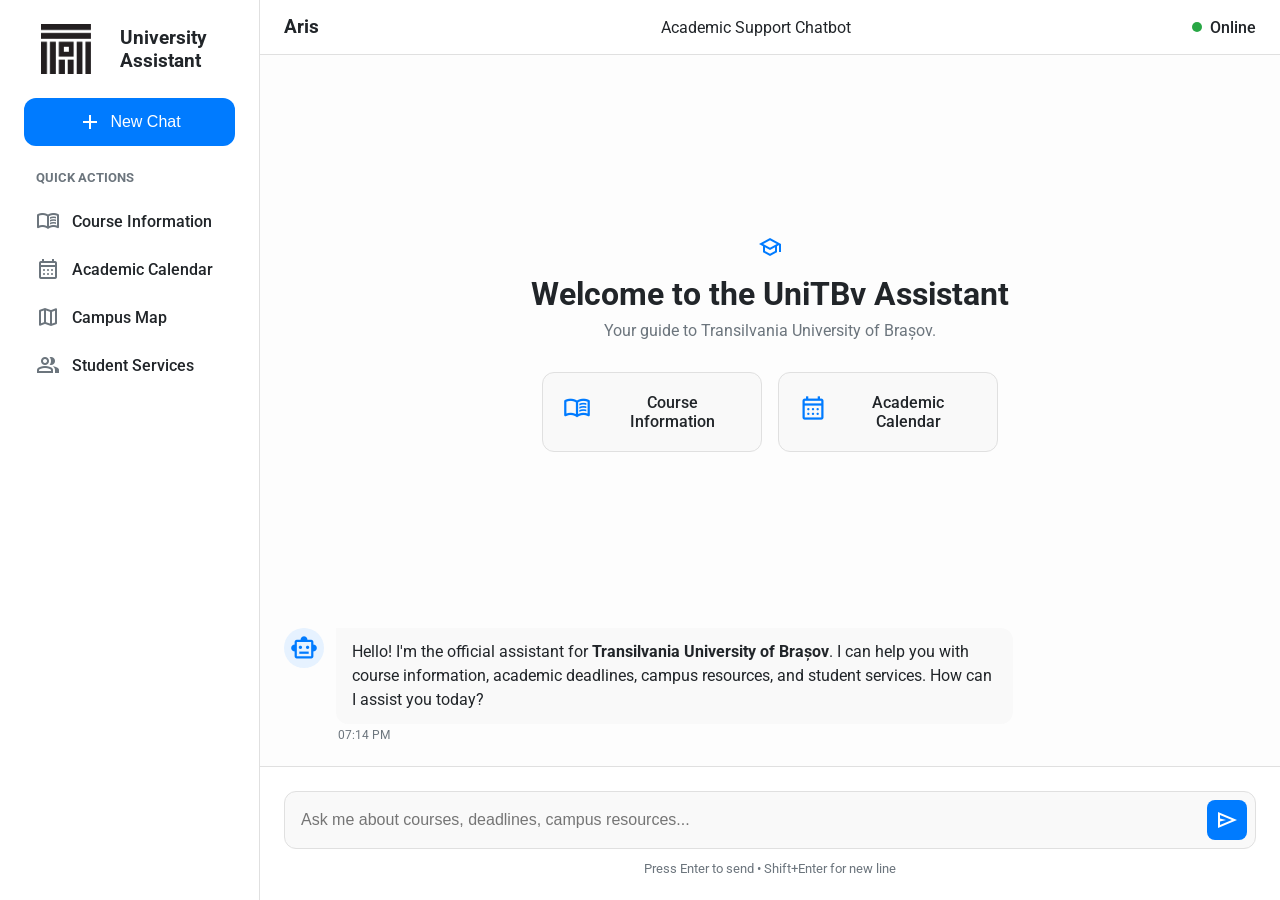
<file: templates/index.html>
<!DOCTYPE html>
<html lang="ro">
<head>
    <meta charset="UTF-8">
    <meta name="viewport" content="width=device-width, initial-scale=1.0">
    <title>UniTBv Assistant</title>
    <link rel="icon" href="/static/assets/logo/favicon.ico" type="image/x-icon">
    <link rel="stylesheet" href="/static/style.css">
    <link href="https://fonts.googleapis.com/css2?family=Roboto:wght@400;500;700&display=swap" rel="stylesheet">
    <link href="https://fonts.googleapis.com/css2?family=Material+Symbols+Outlined" rel="stylesheet" />
</head>
<body>

    <aside class="sidebar">
        <div class="sidebar-header">
            <img src="/static/assets/logo/logounitbv.svg" alt="UniTBv Logo" class="logo-image">
            <h2>University Assistant</h2>
        </div>
        <button class="new-chat-btn" id="new-chat">
            <span class="material-symbols-outlined">add</span>
            New Chat
        </button>
        <div class="quick-actions">
            <p>Quick Actions</p>
            <a href="#" class="action-link" data-message="Course Information">
                <span class="material-symbols-outlined">menu_book</span>
                Course Information
            </a>
            <a href="#" class="action-link" data-message="Academic Calendar">
                <span class="material-symbols-outlined">calendar_month</span>
                Academic Calendar
            </a>
            <a href="#" class="action-link" data-message="Campus Map">
                <span class="material-symbols-outlined">map</span>
                Campus Map
            </a>
            <a href="#" class="action-link" data-message="Student Services">
                <span class="material-symbols-outlined">group</span>
                Student Services
            </a>
        </div>
    </aside>

    <main class="chat-container">
        <header class="chat-header">
            <h3>Aris</h3>
            <p>Academic Support Chatbot</p>
            <div class="status">
                <span class="status-dot"></span>
                Online
            </div>
        </header>

        <div class="chat-messages" id="chat-messages">

            <div class="welcome-screen" id="welcome-screen">
                <span class="material-symbols-outlined welcome-icon">school</span>
                <h1>Welcome to the UniTBv Assistant</h1>
                <p>Your guide to Transilvania University of Brașov.</p>
                <div class="welcome-cards">
                    <div class="welcome-card action-link" data-message="Find courses and check schedules">
                        <span class="material-symbols-outlined">menu_book</span>
                        Course Information
                    </div>
                    <div class="welcome-card action-link" data-message="What are the important deadlines?">
                        <span class="material-symbols-outlined">calendar_month</span>
                        Academic Calendar
                    </div>
                </div>
            </div>

            <div class="message bot-message">
                <span class="material-symbols-outlined avatar">smart_toy</span>
                <div class="message-content">
                    <p>Hello! I'm the official assistant for <strong>Transilvania University of Brașov</strong>. I can help you with course information, academic deadlines, campus resources, and student services. How can I assist you today?</p>
                    <span class="timestamp">07:14 PM</span>
                </div>
            </div>

            </div>

        <footer class="chat-input-area">
            <form id="chat-form">
                <input type="text" id="user-input" placeholder="Ask me about courses, deadlines, campus resources...">
                <button type="submit" id="send-button">
                    <span class="material-symbols-outlined">send</span>
                </button>
            </form>
            <p class="input-hint">Press Enter to send • Shift+Enter for new line</p>
        </footer>
    </main>

    <script src="/static/script.js"></script>
</body>
</html>
</file>
<file: static/style.css>
:root {
    --primary-blue: #007bff;
    --light-blue: #e6f2ff;
    --border-color: #e0e0e0;
    --bg-light: #f9f9f9;
    --text-primary: #212529;
    --text-secondary: #6c757d;
    --font-family: 'Roboto', sans-serif;
    --border-radius: 12px;
    --transition-speed: 0.2s ease;
}

* {
    box-sizing: border-box;
    margin: 0;
    padding: 0;
}

body {
    font-family: var(--font-family);
    background-color: #fcfcfc;
    display: flex;
    height: 100vh;
    overflow: hidden;
    color: var(--text-primary);
}

.sidebar {
    width: 260px;
    background-color: #ffffff;
    border-right: 1px solid var(--border-color);
    padding: 24px;
    display: flex;
    flex-direction: column;
    flex-shrink: 0;
    transition: width var(--transition-speed);
}

.sidebar-header {
    display: flex;
    align-items: center;
    gap: 12px;
    margin-bottom: 24px;
}

.logo-image {
    width: 60%;
    height: auto;
    max-height: 50px;
    object-fit: contain;
}

.sidebar-header h2 {
    font-size: 1.2rem;
    font-weight: 700;
}

.new-chat-btn {
    background-color: var(--primary-blue);
    color: white;
    border: none;
    border-radius: var(--border-radius);
    padding: 12px;
    font-size: 1rem;
    font-weight: 500;
    display: flex;
    align-items: center;
    justify-content: center;
    gap: 8px;
    cursor: pointer;
    transition: background-color var(--transition-speed), transform var(--transition-speed);
}

.new-chat-btn:hover {
    background-color: #0056b3;
    transform: translateY(-2px);
}

.quick-actions {
    margin-top: 24px;
}

.quick-actions p {
    font-size: 0.8rem;
    font-weight: 700;
    color: var(--text-secondary);
    text-transform: uppercase;
    margin-bottom: 12px;
    padding-left: 12px;
}

.action-link {
    display: flex;
    align-items: center;
    gap: 12px;
    padding: 12px;
    border-radius: 8px;
    text-decoration: none;
    color: var(--text-primary);
    font-weight: 500;
    transition: background-color var(--transition-speed), padding-left var(--transition-speed);
}

.action-link:hover {
    background-color: var(--bg-light);
    padding-left: 16px;
}

.action-link .material-symbols-outlined {
    color: var(--text-secondary);
    transition: color var(--transition-speed);
}
.action-link:hover .material-symbols-outlined {
    color: var(--primary-blue);
}

.chat-container {
    flex-grow: 1;
    display: flex;
    flex-direction: column;
    background-color: #ffffff;
}

.chat-header {
    display: flex;
    justify-content: space-between;
    align-items: center;
    padding: 16px 24px;
    border-bottom: 1px solid var(--border-color);
    flex-shrink: 0;
}

.status {
    display: flex;
    align-items: center;
    gap: 8px;
    font-weight: 500;
}

.status-dot {
    width: 10px;
    height: 10px;
    background-color: #28a745;
    border-radius: 50%;
}

.welcome-screen {
    display: flex;
    flex-direction: column;
    align-items: center;
    justify-content: center;
    text-align: center;
    padding: 40px;
    margin: auto;
    color: var(--text-secondary);
    animation: fadeInUp 0.5s ease forwards;
}

.welcome-icon {
    font-size: 64px;
    color: var(--primary-blue);
    margin-bottom: 16px;
}

.welcome-screen h1 {
    font-size: 2rem;
    color: var(--text-primary);
    margin-bottom: 8px;
}

.welcome-cards {
    display: flex;
    gap: 16px;
    margin-top: 32px;
}

.welcome-card {
    background-color: var(--bg-light);
    border: 1px solid var(--border-color);
    border-radius: var(--border-radius);
    padding: 20px;
    width: 220px;
    cursor: pointer;
    transition: all var(--transition-speed);
    color: var(--text-primary);
}

.welcome-card:hover {
    border-color: var(--primary-blue);
    background-color: var(--light-blue);
    transform: translateY(-4px);
    box-shadow: 0 4px 12px rgba(0,0,0,0.05);
}

.welcome-card .material-symbols-outlined {
    color: var(--primary-blue);
    font-size: 28px;
    margin-bottom: 8px;
}

.chat-messages {
    flex-grow: 1;
    padding: 24px;
    overflow-y: auto;
    display: flex;
    flex-direction: column;
    gap: 20px;
    background-color: #fdfdfd;
}

.message {
    display: flex;
    gap: 12px;
    max-width: 75%;
    animation: fadeInUp 0.4s ease forwards;
    opacity: 0;
    transform: translateY(10px);
}

.message .avatar {
    font-size: 28px;
    padding: 6px;
    border-radius: 50%;
    align-self: flex-start;
}

.message-content {
    display: flex;
    flex-direction: column;
    gap: 4px;
}

.message-content p {
    background-color: var(--bg-light);
    padding: 12px 16px;
    border-radius: var(--border-radius);
    line-height: 1.5;
    white-space: pre-wrap;
    word-break: break-word;
}

.timestamp {
    font-size: 0.75rem;
    color: var(--text-secondary);
    margin-left: 2px;
}

.bot-message .avatar {
    background-color: var(--light-blue);
    color: var(--primary-blue);
}
.bot-message .message-content p {
    background-color: var(--bg-light);
    border-top-left-radius: 0;
}

.user-message {
    align-self: flex-end;
    flex-direction: row-reverse;
}

.user-message .avatar {
    background-color: #f0f0f0;
    color: var(--text-secondary);
}
.user-message .message-content p {
    background-color: var(--primary-blue);
    color: white;
    border-top-right-radius: 0;
}
.user-message .timestamp {
    align-self: flex-end;
    margin-right: 2px;
}

.typing-indicator {
    display: flex;
    gap: 4px;
    padding: 12px 16px;
}
.typing-indicator span {
    width: 8px;
    height: 8px;
    background-color: var(--text-secondary);
    border-radius: 50%;
    animation: pulse 1.2s infinite ease-in-out;
}
.typing-indicator span:nth-child(2) {
    animation-delay: 0.2s;
}
.typing-indicator span:nth-child(3) {
    animation-delay: 0.4s;
}

.chat-input-area {
    padding: 24px;
    border-top: 1px solid var(--border-color);
    background-color: #ffffff;
    flex-shrink: 0;
}

#chat-form {
display: flex;
gap: 12px;
background-color: var(--bg-light);
border: 1px solid var(--border-color);
border-radius: var(--border-radius);
padding: 8px;
transition: border-color var(--transition-speed), box-shadow var(--transition-speed);
}

#chat-form:focus-within {
border-color: var(--primary-blue);
box-shadow: 0 0 0 3px var(--light-blue);
}

#user-input {
flex-grow: 1;
border: none;
background-color: transparent;
font-size: 1rem;
padding: 8px;
outline: none;
color: var(--text-primary);
}

#send-button {
background-color: var(--primary-blue);
border: none;
border-radius: 8px;
width: 40px;
height: 40px;
color: white;
cursor: pointer;
display: flex;
align-items: center;
justify-content: center;
transition: background-color var(--transition-speed), transform var(--transition-speed);
}

#send-button:hover {
background-color: #0056b3;
transform: scale(1.05);
}

.input-hint {
    font-size: 0.8rem;
    color: var(--text-secondary);
    text-align: center;
    margin-top: 12px;
}

@keyframes fadeInUp {
    from {
        opacity: 0;
        transform: translateY(10px);
    }
    to {
        opacity: 1;
        transform: translateY(0);
    }
}

@keyframes pulse {
    0%, 80%, 100% {
        transform: scale(0.6);
        opacity: 0.5;
    }
    40% {
        transform: scale(1);
        opacity: 1;
    }
}

.header-title {
    display: flex;
    flex-direction: column;
}

.header-title h3 {
    font-size: 1.1rem;
    margin: 0;
    line-height: 1.2;
}

.header-title p {
    font-size: 0.8rem;
    color: var(--text-secondary);
    margin: 0;
}

.chat-header h3 {
    margin: 0;
}
</file>
